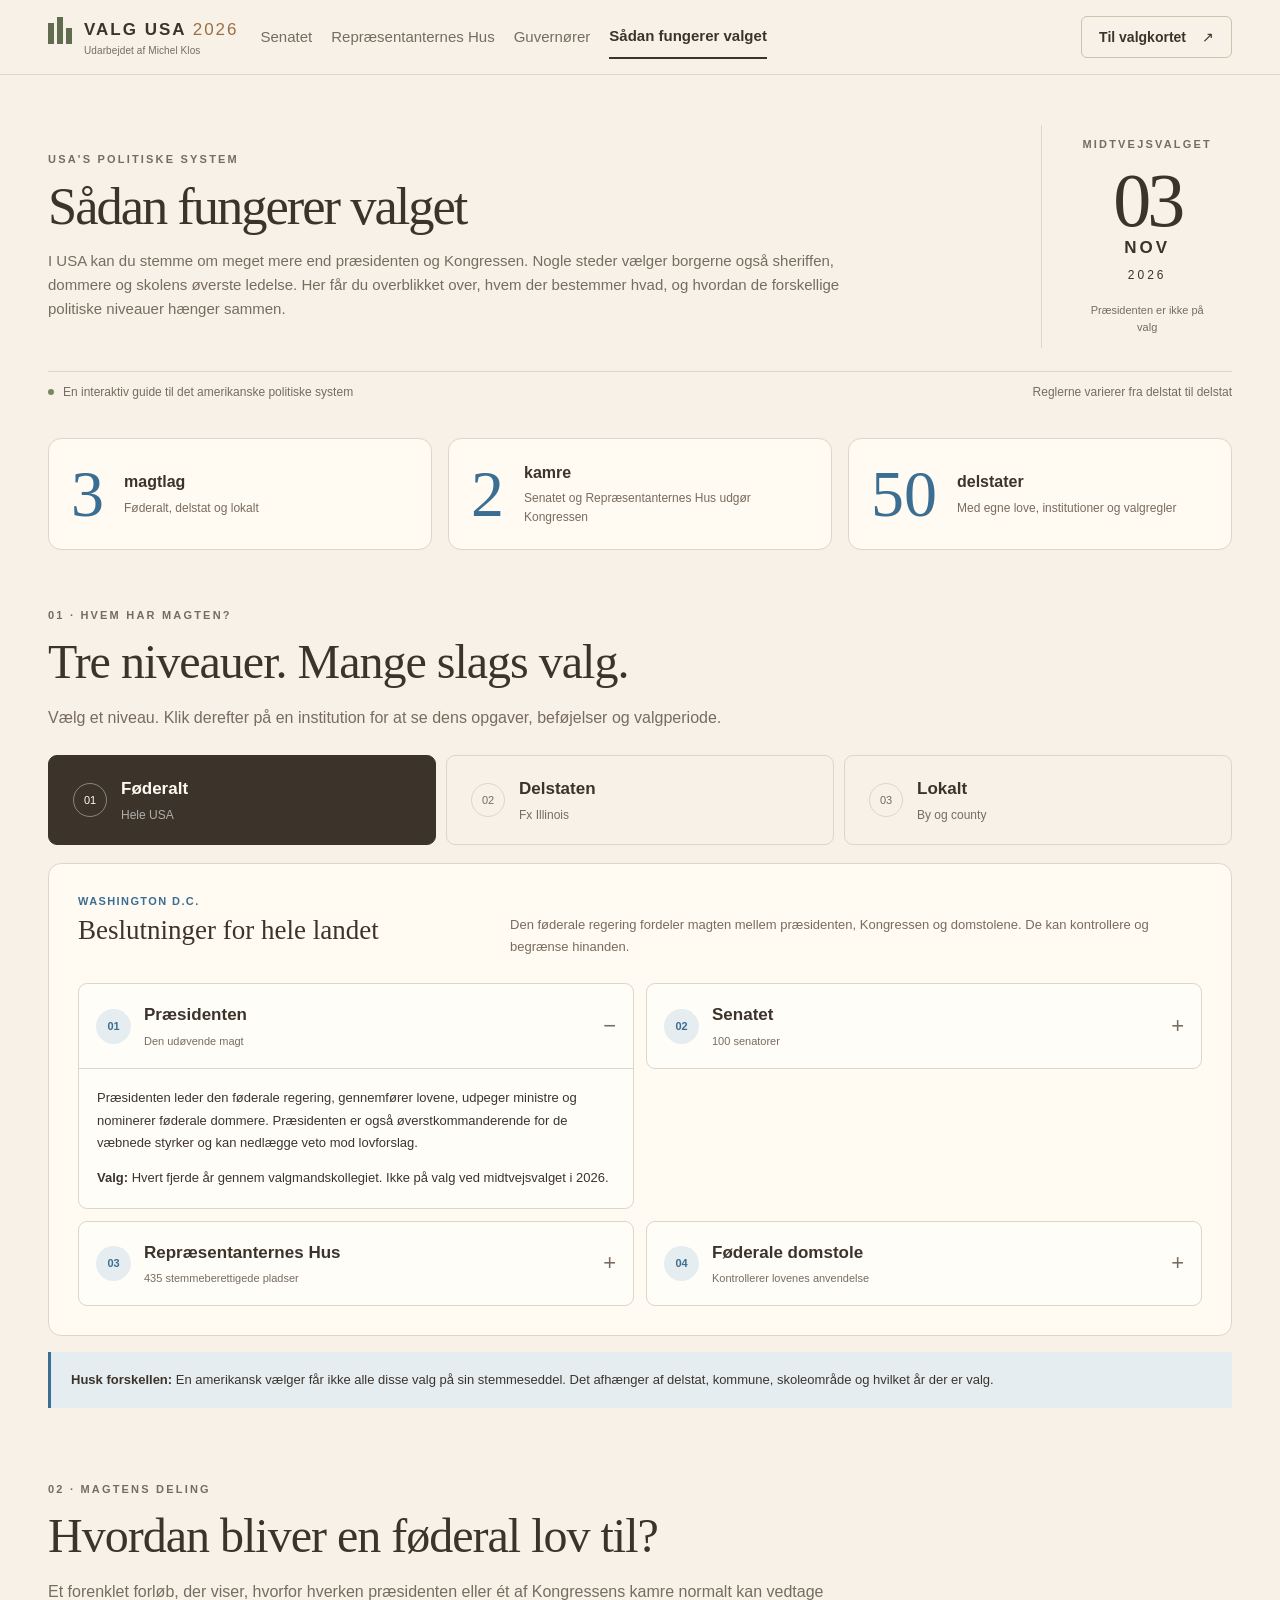
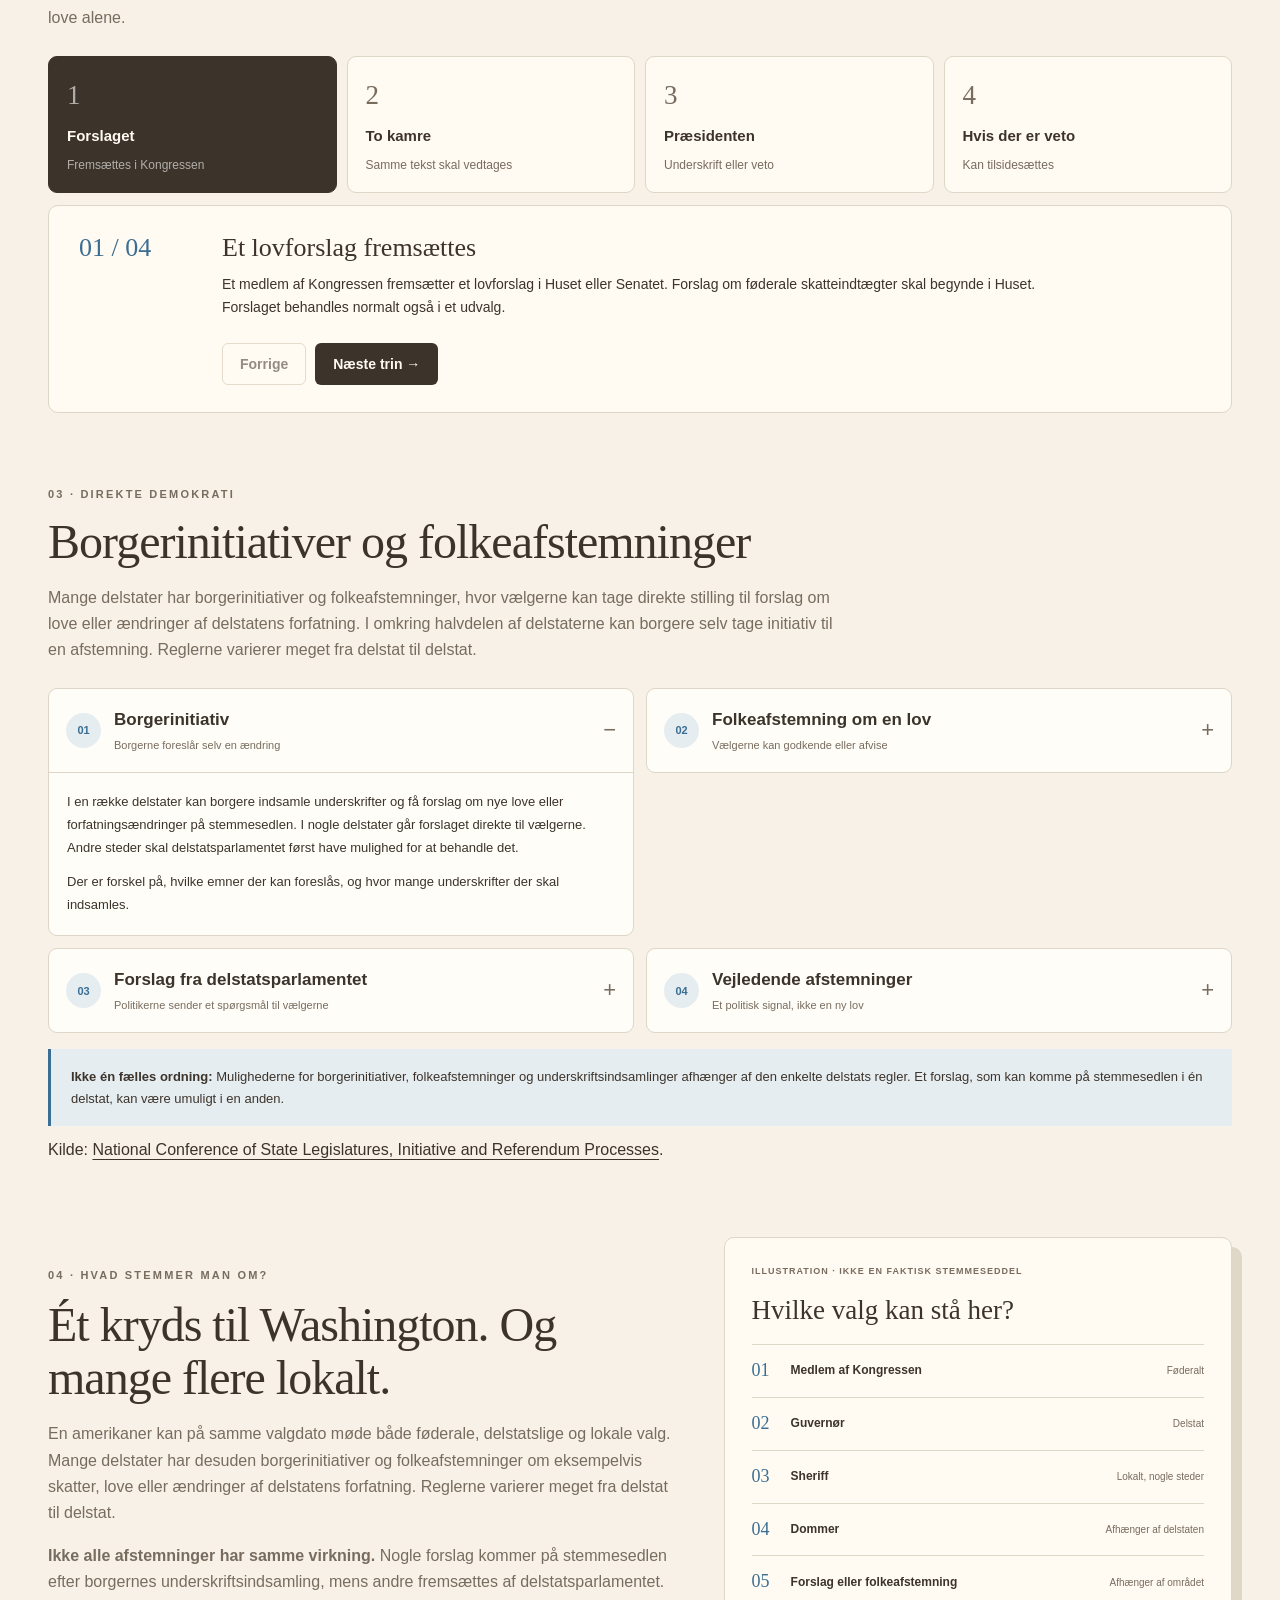
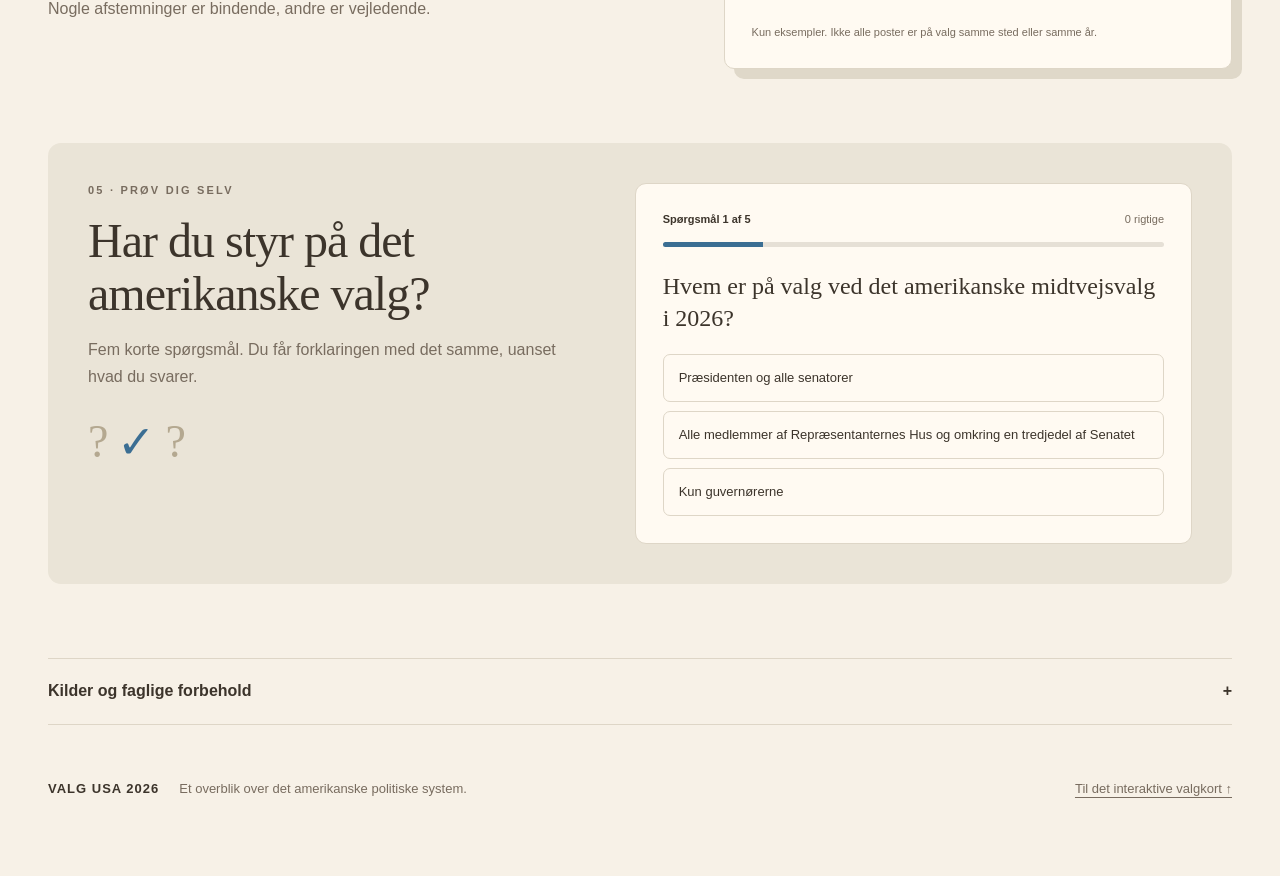
<file: saadan-fungerer-valget.html>
<!doctype html>
<html lang="da">
<head>
  <meta charset="utf-8">
  <meta name="viewport" content="width=device-width,initial-scale=1">
  <meta name="theme-color" content="#3c342b">
  <meta name="description" content="Forstå det amerikanske valg fra præsidenten og Kongressen til sheriff, dommere, skolebestyrelser og lokale folkeafstemninger. En interaktiv valgguide.">
  <title>Sådan fungerer valget | Valg USA 2026</title>
  <link rel="canonical" href="https://ai-michelklos.github.io/USAmidtvejsvalg2026/saadan-fungerer-valget.html">
  <meta property="og:type" content="website">
  <meta property="og:locale" content="da_DK">
  <meta property="og:site_name" content="Valg USA 2026">
  <meta property="og:title" content="Sådan fungerer valget | Midtvejsvalg i USA 2026">
  <meta property="og:description" content="Forstå præsidenten, Senatet, Huset, guvernører, sheriffer, dommere og borgerinitiativer. Interaktiv valgguide og quiz.">
  <meta property="og:url" content="https://ai-michelklos.github.io/USAmidtvejsvalg2026/saadan-fungerer-valget.html">
  <meta property="og:image" content="https://ai-michelklos.github.io/USAmidtvejsvalg2026/assets/social-preview-site.png?v=20261101-realmap">
  <meta property="og:image:secure_url" content="https://ai-michelklos.github.io/USAmidtvejsvalg2026/assets/social-preview-site.png?v=20261101-realmap">
  <meta property="og:image:type" content="image/png">
  <meta property="og:image:width" content="1200">
  <meta property="og:image:height" content="630">
  <meta property="og:image:alt" content="Skærmbillede af valgkortet Midtvejsvalg i USA 2026, med Senatet og USA-kortet.">
  <meta name="twitter:card" content="summary_large_image">
  <meta name="twitter:title" content="Sådan fungerer valget | Midtvejsvalg i USA 2026">
  <meta name="twitter:description" content="Forstå præsidenten, Senatet, Huset, guvernører, sheriffer, dommere og borgerinitiativer. Interaktiv valgguide og quiz.">
  <meta name="twitter:image" content="https://ai-michelklos.github.io/USAmidtvejsvalg2026/assets/social-preview-site.png?v=20261101-realmap">
  <link rel="icon" href="assets/favicon.svg" type="image/svg+xml">
  <link rel="stylesheet" href="assets/style.css">
  <link rel="stylesheet" href="assets/guide.css">
  <script defer src="assets/guide.js"></script>
</head>
<body class="guide-page">
  <a class="skip-link" href="#main">Gå til indhold</a>
  <header class="header">
    <div class="header-inner">
      <div class="brand-lockup"><a href="./?view=senate" class="brand" aria-label="Valg USA 2026, til forsiden"><span class="brand-symbol" aria-hidden="true"><i></i><i></i><i></i></span><span>VALG USA <b>2026</b></span></a><span class="brand-credit">Udarbejdet af Michel Klos</span></div>
      <nav class="nav" aria-label="Hovedmenu">
        <a class="nav-link" href="./?view=senate">Senatet</a>
        <a class="nav-link" href="./?view=house" aria-label="Repræsentanternes Hus"><span class="nav-full">Repræsentanternes Hus</span><span class="nav-short">Huset</span></a>
        <a class="nav-link" href="./?view=governors">Guvernører</a>

        <a class="nav-link active nav-education" href="saadan-fungerer-valget.html" aria-current="page"><span class="nav-full">Sådan fungerer valget</span><span class="nav-short">Valgguide</span></a>
      </nav>
      <a class="button button-outline guide-return" href="./?view=senate">Til valgkortet <span aria-hidden="true">↗</span></a>
    </div>
  </header>

  <main id="main" class="page">
    <section class="hero guide-hero" aria-labelledby="guide-title">
      <div class="guide-hero-copy">
        <p class="eyebrow">USA'S POLITISKE SYSTEM</p>
        <h1 id="guide-title">Sådan fungerer valget</h1>
        <p class="hero-copy">I USA kan du stemme om meget mere end præsidenten og Kongressen. Nogle steder vælger borgerne også sheriffen, dommere og skolens øverste ledelse. Her får du overblikket over, hvem der bestemmer hvad, og hvordan de forskellige politiske niveauer hænger sammen.</p>
      </div>
      <div class="guide-hero-stamp" aria-label="Valgdag 3. november 2026">
        <span class="eyebrow">MIDTVEJSVALGET</span><strong>03<span>NOV</span></strong>
        <span>2026</span><small>Præsidenten er ikke på valg</small>
      </div>
    </section>
    <div class="snapshot-line"><span class="status-dot" aria-hidden="true"></span><span>En interaktiv guide til det amerikanske politiske system</span><span class="snapshot-note">Reglerne varierer fra delstat til delstat</span></div>

    <section class="guide-intro-tiles" aria-label="Tre grundlæggende tal">
      <article><strong>3</strong><div><span>magtlag</span><p>Føderalt, delstat og lokalt</p></div></article>
      <article><strong>2</strong><div><span>kamre</span><p>Senatet og Repræsentanternes Hus udgør Kongressen</p></div></article>
      <article><strong>50</strong><div><span>delstater</span><p>Med egne love, institutioner og valgregler</p></div></article>
    </section>

    <section class="guide-section" id="hvem-bestemmer" aria-labelledby="levels-heading">
      <div class="guide-section-head">
        <p class="eyebrow">01 · HVEM HAR MAGTEN?</p>
        <h2 id="levels-heading">Tre niveauer. Mange slags valg.</h2>
        <p>Vælg et niveau. Klik derefter på en institution for at se dens opgaver, beføjelser og valgperiode.</p>
      </div>
      <div class="level-switch" role="group" aria-label="Vælg politisk niveau">
        <button type="button" class="level-option is-active" data-level="federal" aria-pressed="true" aria-controls="level-federal"><span>01</span><strong>Føderalt</strong><small>Hele USA</small></button>
        <button type="button" class="level-option" data-level="state" aria-pressed="false" aria-controls="level-state"><span>02</span><strong>Delstaten</strong><small>Fx Illinois</small></button>
        <button type="button" class="level-option" data-level="local" aria-pressed="false" aria-controls="level-local"><span>03</span><strong>Lokalt</strong><small>By og county</small></button>
      </div>

      <div id="level-federal" class="level-panel" data-level-panel="federal">
        <div class="level-introduction"><span class="guide-eyemark">WASHINGTON D.C.</span><h3>Beslutninger for hele landet</h3><p>Den føderale regering fordeler magten mellem præsidenten, Kongressen og domstolene. De kan kontrollere og begrænse hinanden.</p></div>
        <div class="role-grid">
          <details class="role-card" open>
            <summary><span class="role-number">01</span><span class="role-heading"><strong>Præsidenten</strong><small>Den udøvende magt</small></span><span class="role-chevron" aria-hidden="true"></span></summary>
            <div class="role-body"><p>Præsidenten leder den føderale regering, gennemfører lovene, udpeger ministre og nominerer føderale dommere. Præsidenten er også øverstkommanderende for de væbnede styrker og kan nedlægge veto mod lovforslag.</p><p><strong>Valg:</strong> Hvert fjerde år gennem valgmandskollegiet. Ikke på valg ved midtvejsvalget i 2026.</p></div>
          </details>
          <details class="role-card">
            <summary><span class="role-number">02</span><span class="role-heading"><strong>Senatet</strong><small>100 senatorer</small></span><span class="role-chevron" aria-hidden="true"></span></summary>
            <div class="role-body"><p>Senatet vedtager føderale love sammen med Repræsentanternes Hus. Det skal også godkende mange af præsidentens udnævnelser, blandt andet føderale dommere, og har en særlig rolle ved traktater og rigsretssager.</p><p><strong>Valg:</strong> To senatorer fra hver delstat. Perioden er seks år. Omkring en tredjedel er på valg hvert andet år.</p></div>
          </details>
          <details class="role-card">
            <summary><span class="role-number">03</span><span class="role-heading"><strong>Repræsentanternes Hus</strong><small>435 stemmeberettigede pladser</small></span><span class="role-chevron" aria-hidden="true"></span></summary>
            <div class="role-body"><p>Huset vedtager love sammen med Senatet. Fordelingen af pladser mellem delstaterne afhænger af indbyggertallet. Forslag om føderale skatteindtægter skal begynde her. Huset kan også rejse en rigsretssag.</p><p><strong>Valg:</strong> Alle 435 pladser er på valg hvert andet år, også i 2026.</p></div>
          </details>
          <details class="role-card">
            <summary><span class="role-number">04</span><span class="role-heading"><strong>Føderale domstole</strong><small>Kontrollerer lovenes anvendelse</small></span><span class="role-chevron" aria-hidden="true"></span></summary>
            <div class="role-body"><p>De føderale domstole fortolker lovgivningen og kan tilsidesætte regler, der strider mod forfatningen. Højesteret er øverste føderale domstol.</p><p><strong>Valg:</strong> Føderale højesterets- og distriktsdommere vælges ikke af borgerne. Præsidenten nominerer dem, og Senatet godkender dem. Mange er udnævnt på livstid.</p></div>
          </details>
        </div>
      </div>

      <div id="level-state" class="level-panel" data-level-panel="state" hidden>
        <div class="level-introduction"><span class="guide-eyemark">DELSTATERNES EGNE REGLER</span><h3>Hvert sted har sit eget politiske system</h3><p>Delstaterne har egne love, domstole, folkevalgte parlamenter og udøvende ledere. Derfor kan en stemmeseddel i Illinois se anderledes ud end i Texas.</p></div>
        <div class="role-grid">
          <details class="role-card" open>
            <summary><span class="role-number">01</span><span class="role-heading"><strong>Guvernøren</strong><small>Delstatens øverste leder</small></span><span class="role-chevron" aria-hidden="true"></span></summary>
            <div class="role-body"><p>Guvernøren leder delstatens administration, fremlægger budgetforslag og kan normalt underskrive eller nedlægge veto mod delstatens lovforslag. Beføjelserne afhænger af delstaten.</p><p><strong>Valg:</strong> Normalt hvert fjerde år. Vermont og New Hampshire har valgperioder på to år.</p></div>
          </details>
          <details class="role-card">
            <summary><span class="role-number">02</span><span class="role-heading"><strong>Delstatsparlamentet</strong><small>Lovgiver i delstaten</small></span><span class="role-chevron" aria-hidden="true"></span></summary>
            <div class="role-body"><p>Delstatens parlament vedtager regler og budgetter på områder, hvor delstaten har kompetence. De fleste delstater har to kamre, men Nebraska har kun ét.</p><p><strong>Valg:</strong> Valgperioder og valgordninger varierer. Mange delstatsparlamentarikere er også på valg i 2026.</p></div>
          </details>
          <details class="role-card">
            <summary><span class="role-number">03</span><span class="role-heading"><strong>Delstatsdommere</strong><small>Nogle vælges af vælgerne</small></span><span class="role-chevron" aria-hidden="true"></span></summary>
            <div class="role-body"><p>Mange delstater har valg til domstolene. Nogle steder stemmer borgerne mellem kandidater. Andre steder stemmer de ja eller nej til, om en siddende dommer skal fortsætte. Nogle delstater bruger udnævnelser.</p><p><strong>Valg:</strong> Dommervalg er ikke en fælles landsdækkende ordning. Metoden kan også afhænge af domstolstypen.</p></div>
          </details>
          <details class="role-card">
            <summary><span class="role-number">04</span><span class="role-heading"><strong>Andre delstatsposter</strong><small>Fx justitsminister og økonomiansvarlige</small></span><span class="role-chevron" aria-hidden="true"></span></summary>
            <div class="role-body"><p>I mange delstater vælger borgerne også en attorney general, en secretary of state eller en treasurer. De har ansvar for forskellige retslige, administrative eller økonomiske opgaver. Andre steder udpeges nogle af dem.</p><p><strong>Valg:</strong> Embederne og valgformen varierer fra delstat til delstat.</p></div>
          </details>
        </div>
      </div>

      <div id="level-local" class="level-panel" data-level-panel="local" hidden>
        <div class="level-introduction"><span class="guide-eyemark">BYER, COUNTIES OG SKOLEDISTRIKTER</span><h3>Også meget lokale poster er på stemmesedlen</h3><p>Det er på lokalt niveau, at vælgerne kan møde særligt mange forskellige typer embeder. Hvilke embeder der vælges, afhænger af bopæl og lokale regler.</p></div>
        <div class="role-grid">
          <details class="role-card" open>
            <summary><span class="role-number">01</span><span class="role-heading"><strong>Sheriffen</strong><small>Valgt politileder i mange counties</small></span><span class="role-chevron" aria-hidden="true"></span></summary>
            <div class="role-body"><p>En sheriff leder typisk et county-politi og kan have ansvar for blandt andet arresthuse, patruljering eller sikkerhed ved domstolene. De fleste sheriffer vælges af borgerne, men der er undtagelser, og nogle områder har slet ikke et sheriffembede.</p><p><strong>Valg:</strong> Ofte hvert fjerde år, men reglerne varierer.</p></div>
          </details>
          <details class="role-card">
            <summary><span class="role-number">02</span><span class="role-heading"><strong>Skolebestyrelsen</strong><small>Skolepolitik i lokalområdet</small></span><span class="role-chevron" aria-hidden="true"></span></summary>
            <div class="role-body"><p>Mange amerikanske skolebestyrelser vælges af vælgerne i et skoledistrikt. De sætter retningen for offentlige skoler og kan have indflydelse på budgetter, ledelse og lokale regler. Nogle bestyrelser udpeges i stedet.</p><p><strong>Valg:</strong> Kan foregå på andre tidspunkter end kongresvalget.</p></div>
          </details>
          <details class="role-card">
            <summary><span class="role-number">03</span><span class="role-heading"><strong>Borgmester og byråd</strong><small>Lokalpolitik</small></span><span class="role-chevron" aria-hidden="true"></span></summary>
            <div class="role-body"><p>Mange amerikanske byer holder direkte valg til borgmester, mens andre bruger en city manager eller en anderledes styreform. Vælgerne kan ofte også vælge medlemmer af byrådet.</p><p><strong>Valg:</strong> Tidspunkt, beføjelser og opdeling varierer meget.</p></div>
          </details>
          <details class="role-card">
            <summary><span class="role-number">04</span><span class="role-heading"><strong>Offentlige anklagere</strong><small>Valg af district attorney nogle steder</small></span><span class="role-chevron" aria-hidden="true"></span></summary>
            <div class="role-body"><p>I mange områder vælger borgerne den øverste lokale anklager. En district attorney tager beslutninger om blandt andet straffesagers førelse. Andre steder er stillingen udpeget.</p><p><strong>Valg:</strong> Ikke en føderal standard. Reglerne varierer mellem delstater og counties.</p></div>
          </details>
        </div>
      </div>
      <div class="guide-callout"><strong>Husk forskellen:</strong> En amerikansk vælger får ikke alle disse valg på sin stemmeseddel. Det afhænger af delstat, kommune, skoleområde og hvilket år der er valg.</div>
    </section>

    <section class="guide-section" id="lovgivning" aria-labelledby="law-heading">
      <div class="guide-section-head">
        <p class="eyebrow">02 · MAGTENS DELING</p>
        <h2 id="law-heading">Hvordan bliver en føderal lov til?</h2>
        <p>Et forenklet forløb, der viser, hvorfor hverken præsidenten eller ét af Kongressens kamre normalt kan vedtage love alene.</p>
      </div>
      <div class="law-steps" role="group" aria-label="Vælg trin i lovgivningen">
        <button class="law-step is-active" type="button" data-law-step="0" aria-pressed="true"><span>1</span><strong>Forslaget</strong><small>Fremsættes i Kongressen</small></button>
        <button class="law-step" type="button" data-law-step="1" aria-pressed="false"><span>2</span><strong>To kamre</strong><small>Samme tekst skal vedtages</small></button>
        <button class="law-step" type="button" data-law-step="2" aria-pressed="false"><span>3</span><strong>Præsidenten</strong><small>Underskrift eller veto</small></button>
        <button class="law-step" type="button" data-law-step="3" aria-pressed="false"><span>4</span><strong>Hvis der er veto</strong><small>Kan tilsidesættes</small></button>
      </div>
      <div class="law-detail" aria-live="polite">
        <div class="law-index" id="law-index">01 / 04</div>
        <div><h3 id="law-detail-title">Et lovforslag fremsættes</h3><p id="law-detail-copy">Et medlem af Kongressen fremsætter et lovforslag i Huset eller Senatet. Skatteforslag om føderale indtægter skal begynde i Huset. Forslag behandles normalt også i udvalg.</p></div>
        <div class="law-actions"><button class="button button-outline" type="button" id="law-prev" disabled>Forrige</button><button class="button button-dark" type="button" id="law-next">Næste trin →</button></div>
      </div>
    </section>

    <section class="guide-section" id="direkte-demokrati" aria-labelledby="direct-democracy-heading">
      <div class="guide-section-head">
        <p class="eyebrow">03 · DIREKTE DEMOKRATI</p>
        <h2 id="direct-democracy-heading">Borgerinitiativer og folkeafstemninger</h2>
        <p>Mange delstater har borgerinitiativer og folkeafstemninger, hvor vælgerne kan tage direkte stilling til forslag om love eller ændringer af delstatens forfatning. I omkring halvdelen af delstaterne kan borgere selv tage initiativ til en afstemning. Reglerne varierer meget fra delstat til delstat.</p>
      </div>
      <div class="role-grid">
        <details class="role-card" open>
          <summary><span class="role-number">01</span><span class="role-heading"><strong>Borgerinitiativ</strong><small>Borgerne foreslår selv en ændring</small></span><span class="role-chevron" aria-hidden="true"></span></summary>
          <div class="role-body"><p>I en række delstater kan borgere indsamle underskrifter og få forslag om nye love eller forfatningsændringer på stemmesedlen. I nogle delstater går forslaget direkte til vælgerne. Andre steder skal delstatsparlamentet først have mulighed for at behandle det.</p><p>Der er forskel på, hvilke emner der kan foreslås, og hvor mange underskrifter der skal indsamles.</p></div>
        </details>
        <details class="role-card">
          <summary><span class="role-number">02</span><span class="role-heading"><strong>Folkeafstemning om en lov</strong><small>Vælgerne kan godkende eller afvise</small></span><span class="role-chevron" aria-hidden="true"></span></summary>
          <div class="role-body"><p>I nogle delstater kan borgerne kræve en afstemning om en lov, som delstatsparlamentet allerede har vedtaget. Det kræver normalt indsamling af underskrifter inden for en bestemt frist. Denne ordning kaldes ofte <em>popular referendum</em> eller <em>people’s veto</em>.</p><p>Hvis vælgerne afviser loven efter reglerne i delstaten, kan den ikke træde i kraft eller videreføres.</p></div>
        </details>
        <details class="role-card">
          <summary><span class="role-number">03</span><span class="role-heading"><strong>Forslag fra delstatsparlamentet</strong><small>Politikerne sender et spørgsmål til vælgerne</small></span><span class="role-chevron" aria-hidden="true"></span></summary>
          <div class="role-body"><p>Delstatsparlamenter kan selv sende forslag til folkeafstemning, for eksempel ændringer af delstatsforfatningen. Denne mulighed findes i alle 50 delstater, men reglerne for hvornår og hvordan er forskellige.</p><p>Det er altså ikke nødvendigvis borgerne, der har taget initiativ til et spørgsmål på stemmesedlen.</p></div>
        </details>
        <details class="role-card">
          <summary><span class="role-number">04</span><span class="role-heading"><strong>Vejledende afstemninger</strong><small>Et politisk signal, ikke en ny lov</small></span><span class="role-chevron" aria-hidden="true"></span></summary>
          <div class="role-body"><p>Nogle vælgere får også spørgsmål, hvor resultatet alene viser, hvad vælgerne mener. Et vejledende spørgsmål ændrer ikke i sig selv lovgivningen.</p><p>Det er derfor vigtigt at skelne mellem bindende forslag og vejledende afstemninger.</p></div>
        </details>
      </div>
      <div class="guide-callout"><strong>Ikke én fælles ordning:</strong> Mulighederne for borgerinitiativer, folkeafstemninger og underskriftsindsamlinger afhænger af den enkelte delstats regler. Et forslag, som kan komme på stemmesedlen i én delstat, kan være umuligt i en anden.</div>
      <p class="note" style="margin-top:12px">Kilde: <a href="https://www.ncsl.org/elections-and-campaigns/initiative-and-referendum-processes" target="_blank" rel="noopener noreferrer">National Conference of State Legislatures, Initiative and Referendum Processes</a>.</p>
    </section>

    <section class="guide-section" id="stemmeseddel" aria-labelledby="ballot-heading">
      <div class="ballot-layout">
        <div class="ballot-main"><p class="eyebrow">04 · HVAD STEMMER MAN OM?</p><h2 id="ballot-heading">Ét kryds til Washington. Og mange flere lokalt.</h2><p>En amerikaner kan på samme valgdato møde både føderale, delstatslige og lokale valg. Mange delstater har desuden borgerinitiativer og folkeafstemninger om eksempelvis skatter, love eller ændringer af delstatens forfatning. Reglerne varierer meget fra delstat til delstat.</p>
          <p><strong>Ikke alle afstemninger har samme virkning.</strong> Nogle forslag kommer på stemmesedlen efter borgernes underskriftsindsamling, mens andre fremsættes af delstatsparlamentet. Nogle afstemninger er bindende, andre er vejledende.</p>

        </div>
        <div class="ballot-example" aria-label="Eksempel på forskellige poster på en amerikansk stemmeseddel">
          <p class="ballot-cap">ILLUSTRATION · IKKE EN FAKTISK STEMMESEDDEL</p>
          <h3>Hvilke valg kan stå her?</h3>
          <div><span>01</span><strong>Medlem af Kongressen</strong><small>Føderalt</small></div>
          <div><span>02</span><strong>Guvernør</strong><small>Delstat</small></div>
          <div><span>03</span><strong>Sheriff</strong><small>Lokalt, nogle steder</small></div>
          <div><span>04</span><strong>Dommer</strong><small>Afhænger af delstaten</small></div>
          <div><span>05</span><strong>Forslag eller folkeafstemning</strong><small>Afhænger af området</small></div>
          <p class="ballot-disclaimer">Kun eksempler. Ikke alle poster er på valg samme sted eller samme år.</p>
        </div>
      </div>
    </section>

    <section class="guide-section guide-quiz-section" id="quiz" aria-labelledby="quiz-heading">
      <div class="quiz-layout">
        <div class="quiz-intro"><p class="eyebrow">05 · PRØV DIG SELV</p><h2 id="quiz-heading">Har du styr på det amerikanske valg?</h2><p>Fem korte spørgsmål. Du får forklaringen med det samme, uanset hvad du svarer.</p><div class="quiz-decoration" aria-hidden="true"><span>?</span><span>✓</span><span>?</span></div></div>
        <div class="quiz-card">
          <div class="quiz-progress"><strong id="quiz-progress">Spørgsmål 1 af 5</strong><span id="quiz-score">0 rigtige</span></div>
          <div class="quiz-track" aria-hidden="true"><span id="quiz-bar"></span></div>
          <h3 id="quiz-question">Indlæser quiz...</h3>
          <div id="quiz-choices" class="quiz-choices" role="group" aria-label="Svarmuligheder"></div>
          <div id="quiz-feedback" class="quiz-feedback" role="status" aria-live="polite" hidden></div>
          <button id="quiz-next" class="button button-dark quiz-next" type="button" hidden>Næste spørgsmål →</button>
          <button id="quiz-restart" class="button button-outline quiz-next" type="button" hidden>Prøv igen ↻</button>
        </div>
      </div>
    </section>

    <section class="guide-sources" aria-label="Kilder og afgrænsning">
      <details><summary>Kilder og faglige forbehold <span aria-hidden="true">+</span></summary>
        <div class="guide-sources-content">
          <p>Guiden beskriver typiske principper i det amerikanske system, ikke reglerne for hvert enkelt county eller hver delstat. Eksempler på sheriff-, dommer- og skolebestyrelsesvalg gælder ikke nødvendigvis alle vælgere. Oplysninger kontrolleret 1. november 2026.</p>
          <ul>
            <li><a href="https://www.usa.gov/branches-of-government" target="_blank" rel="noopener noreferrer">USAGov: De tre føderale magtgrene</a></li>
            <li><a href="https://www.usa.gov/midterm-elections" target="_blank" rel="noopener noreferrer">USAGov: Midtvejsvalg og valgperioder i Kongressen</a></li>
            <li><a href="https://www.usa.gov/presidential-election-process" target="_blank" rel="noopener noreferrer">USAGov: Præsidentvalg og valgmandskollegiet</a></li>
            <li><a href="https://www.usa.gov/how-laws-are-made" target="_blank" rel="noopener noreferrer">USAGov: Sådan bliver føderale love til</a></li>
            <li><a href="https://www.senate.gov/about/powers-procedures.htm" target="_blank" rel="noopener noreferrer">U.S. Senate: Senatets særlige beføjelser</a></li>
            <li><a href="https://www.nga.org/governors/powers-and-authority/" target="_blank" rel="noopener noreferrer">National Governors Association: Guvernørernes beføjelser</a></li>
            <li><a href="https://www.uscourts.gov/about-federal-courts/about-federal-judges/types-federal-judges/faqs-federal-judges" target="_blank" rel="noopener noreferrer">U.S. Courts: Udnævnelse af føderale dommere</a></li>
            <li><a href="https://www.brennancenter.org/our-work/research-reports/how-state-judges-are-selected" target="_blank" rel="noopener noreferrer">Brennan Center: Dommervalg og udnævnelser i delstaterne</a></li>
            <li><a href="https://bjs.ojp.gov/topics/law-enforcement/agency-characteristics" target="_blank" rel="noopener noreferrer">Bureau of Justice Statistics: Sheriffer og politichefer</a></li>
            <li><a href="https://www.nsba.org/who-we-are/our-members/local-governance" target="_blank" rel="noopener noreferrer">National School Boards Association: Lokale skolebestyrelser</a></li>
            <li><a href="https://www.ncsl.org/elections-and-campaigns/initiative-and-referendum-processes" target="_blank" rel="noopener noreferrer">NCSL: Borgerinitiativer og folkeafstemninger i delstaterne</a></li>
          </ul>
          <p>Undervisningsteksten er uafhængig af partiernes synspunkter. Spørgsmål i quizzen handler kun om institutioner og valgregler.</p>
        </div>
      </details>
    </section>
    <footer class="guide-footer"><span>VALG USA 2026</span><p>Et overblik over det amerikanske politiske system.</p><a href="./?view=senate">Til det interaktive valgkort ↑</a></footer>
  </main>
  <noscript><p class="noscript">Aktivér JavaScript for at skifte politisk niveau og tage quizzen. De føderale forklaringer kan stadig læses ovenfor.</p></noscript>
</body>
</html>
</file>
<file: assets/style.css>
:root{--paper:#f6f4ee;--white:#fffefa;--ink:#172b3a;--muted:#627077;--line:#dcded6;--blue:#306ba7;--blue-soft:#e6eff8;--red:#bd5748;--red-soft:#f8e8e3;--other:#8a7042;--other-soft:#ede6d7;--blank:#e0e2dc;--unknown:#bcc5c9;--radius:13px;font-family:Arial,Helvetica,sans-serif;color:var(--ink);background:var(--paper);font-synthesis:none}
*{box-sizing:border-box}html{scroll-behavior:smooth;scroll-padding-top:30px}body{margin:0;font-size:16px;line-height:1.55}button,input,select{font:inherit}button,a,input,select,summary{-webkit-tap-highlight-color:transparent}button{cursor:pointer}a{color:inherit;text-decoration-thickness:1px;text-underline-offset:4px}button:focus-visible,a:focus-visible,select:focus-visible,input:focus-visible,summary:focus-visible,.state-shape:focus-visible{outline:3px solid #2076b2;outline-offset:4px}button:disabled{cursor:default;opacity:.55}[hidden]{display:none!important}h1,h2,h3,p{margin:0}h1,h2,h3{line-height:1.2}h2{font-size:26px;letter-spacing:-.7px}h3{font-size:18px}button{color:var(--ink)}.page{max-width:1380px;margin:auto;padding:0 48px}.header{border-bottom:1px solid var(--line);background:var(--paper)}.header-inner{max-width:1380px;margin:auto;padding:22px 48px;display:flex;gap:40px;align-items:center}.brand{display:flex;align-items:center;gap:12px;text-decoration:none;font-size:17px;font-weight:700;letter-spacing:2px;white-space:nowrap}.brand b{font-weight:400;color:var(--muted)}.brand-symbol{display:flex;align-items:flex-end;gap:3px;height:27px}.brand-symbol i{display:block;background:var(--ink);width:6px;height:21px}.brand-symbol i:nth-child(2){height:27px}.brand-symbol i:nth-child(3){height:16px}.nav{display:flex;gap:26px;flex:1}.nav-link{font-size:15px;background:none;border:0;padding:8px 0;color:var(--muted)}.nav-link.active{color:var(--ink);font-weight:700}.nav-link.active:after{content:'';display:block;height:2px;background:var(--ink);position:relative;top:9px}.nav-link span{font-size:16px;margin-left:2px}.button{min-height:42px;padding:10px 17px;border-radius:6px;border:1px solid transparent;text-decoration:none;display:inline-flex;gap:16px;justify-content:center;align-items:center;font-size:14px;font-weight:600;line-height:1.35;background:transparent}.button-outline{border-color:#c9cec9;background:transparent}.button-outline:hover{border-color:var(--ink);background:#eeeFE9}.button-dark{background:var(--ink);color:var(--white)}.button-dark:hover{background:#294455}.button-plain{padding:10px 7px}.button-plain:hover{text-decoration:underline}.share-button{font-weight:500}.hero{display:flex;align-items:center;justify-content:space-between;gap:32px;padding:50px 0 32px}.eyebrow{font-size:11px;letter-spacing:2.2px;font-weight:700;color:var(--muted);line-height:1.4}.hero .eyebrow{margin-bottom:14px}.hero h1{font-family:Georgia,'Times New Roman',serif;font-size:clamp(44px,5.2vw,70px);font-weight:400;letter-spacing:-2.8px;line-height:1.04}.hero-copy{margin-top:20px;color:var(--muted);font-size:17px;line-height:1.6}.election-date{align-self:center;text-align:center;padding:12px 26px 9px 45px;border-left:1px solid var(--line);flex-shrink:0}.date-day{font-family:Georgia,'Times New Roman',serif;font-size:70px;line-height:.9;display:block;letter-spacing:-3px}.date-day span{font-family:Arial,Helvetica,sans-serif;display:block;font-size:20px;letter-spacing:6px;margin-top:14px;padding-left:6px}.date-year{font-size:11px;letter-spacing:2px;color:var(--muted);display:block;margin-top:18px}.snapshot-line{display:flex;align-items:center;gap:9px;border-top:1px solid var(--line);padding:14px 0;color:var(--muted);font-size:12px}.status-dot{width:6px;height:6px;flex-shrink:0;border-radius:50%;background:#6e877a}.snapshot-note{margin-left:auto;padding-left:16px}.workspace-toolbar{display:flex;justify-content:space-between;align-items:center;gap:14px;margin:21px 0 18px}.mode-control{background:#e9eae4;border-radius:7px;padding:4px;display:flex;gap:3px}.mode-button{border:0;border-radius:4px;padding:10px 22px;background:transparent;font-size:14px;color:var(--muted)}.mode-button.active{background:var(--white);color:var(--ink);box-shadow:0 1px 4px #172b3a12;font-weight:600}.mode-button span{margin-left:6px}.toolbar-caption{font-size:13px;color:var(--muted)}.balance{border:1px solid var(--line);border-radius:var(--radius);background:var(--white);padding:23px 28px 20px}.balance-top{display:flex;justify-content:space-between;align-items:center;gap:12px}.balance-top h2{font-size:16px;letter-spacing:0;font-weight:600}.small-tag{font-size:10px;letter-spacing:1.3px;color:var(--muted)}.balance-values{display:flex;justify-content:space-between;align-items:flex-end;gap:12px;margin:18px 0 10px}.balance-party{display:flex;align-items:flex-end;gap:17px}.balance-party strong{font-size:43px;font-weight:500;line-height:1;letter-spacing:-2px;font-variant-numeric:tabular-nums}.balance-party .party-name{order:2;font-size:13px;max-width:175px;padding-bottom:4px}.balance-party:not(.balance-republican) strong{color:var(--blue)}.balance-republican{text-align:right}.balance-republican strong{color:var(--red);order:2}.balance-republican .party-name{order:1}.dot{width:9px;height:9px;display:inline-block;border-radius:50%;margin-right:5px;flex-shrink:0}.dot.d{background:var(--blue)}.dot.r{background:var(--red)}.dot.o{background:var(--other)}.dot.u{background:var(--unknown)}.dot.n{background:var(--blank);box-shadow:inset 0 0 0 1px #c4cbc4}.balance-middle{text-align:center;line-height:1.25;color:var(--muted);font-size:11px}.balance-middle strong{display:block;font-size:20px;color:var(--ink);font-variant-numeric:tabular-nums;font-weight:500}.seat-bar-wrap{position:relative;margin:18px 0 13px}.seat-bar{height:17px;display:flex;gap:2px}.seat{height:100%;flex:1;min-width:0}.seat.d{background:var(--blue)}.seat.r{background:var(--red)}.seat.o{background:var(--other)}.seat.u{background:var(--unknown)}.seat-midline{position:absolute;height:25px;width:2px;left:50%;top:-4px;background:var(--ink);pointer-events:none}.balance-foot{display:flex;justify-content:space-between;align-items:center;gap:12px;font-size:12px;color:var(--muted)}.text-button{border:0;background:transparent;text-decoration:underline;text-underline-offset:3px;padding:3px 0;font-size:12px;white-space:nowrap}.explanation{margin-top:15px;padding-top:15px;border-top:1px solid var(--line);font-size:14px;line-height:1.7;max-width:850px}.scenario-status{padding-top:15px;margin-top:15px;border-top:1px solid var(--line);font-size:14px}.scenario-status strong{font-weight:600}.map-layout{display:grid;grid-template-columns:minmax(0,1fr) 330px;gap:30px;margin-top:30px;align-items:start}.map-panel{min-width:0;padding:8px 0}.map-top{display:flex;justify-content:space-between;align-items:center;gap:12px}.map-top .eyebrow{margin-bottom:8px}.map-description{font-size:13px;color:var(--muted);margin-top:9px}.map-stage{position:relative;width:100%;margin:9px 0 4px}.map-stage svg{width:100%;height:auto;display:block;overflow:visible;min-height:230px}.state-shape{stroke:var(--paper);stroke-width:1.25;vector-effect:non-scaling-stroke;cursor:pointer;transition:fill .15s}.state-shape:hover{stroke:var(--ink);stroke-width:1.5;filter:brightness(.95)}.state-shape.selected{stroke:var(--ink);stroke-width:2.5}.map-label{font-family:Arial,Helvetica,sans-serif;font-size:11px;font-weight:600;pointer-events:none;text-anchor:middle;dominant-baseline:central;paint-order:stroke;stroke-width:2px;stroke:transparent}.map-label.selected{font-weight:700}.map-callout{stroke:#9ba8aa;stroke-width:.8;fill:none}.map-tooltip{position:absolute;background:var(--ink);color:var(--white);padding:9px 12px;border-radius:5px;z-index:4;pointer-events:none;font-size:12px;box-shadow:0 4px 18px #172b3a20;max-width:240px}.map-legend{display:flex;flex-wrap:wrap;gap:8px 18px;font-size:11px;color:var(--muted);margin:6px 0 18px;min-height:19px}.map-legend span{display:inline-flex;align-items:center}.map-bottom{border-top:1px solid var(--line);padding-top:15px;display:flex;align-items:center;gap:12px;font-size:12px}.map-bottom label{flex-shrink:0;font-weight:600}select{font-size:13px;padding:9px 32px 9px 10px;border:1px solid #c7cec9;border-radius:5px;min-height:39px;background:var(--white);color:var(--ink);max-width:100%}.map-note{margin-left:auto;font-size:10px;color:var(--muted);max-width:140px}.state-detail{border:1px solid var(--line);border-radius:var(--radius);padding:25px;background:var(--white);min-height:420px;scroll-margin-top:20px}.state-detail-header{display:flex;justify-content:space-between;gap:12px;align-items:flex-start;margin-bottom:18px}.state-detail h2{font-family:Georgia,'Times New Roman',serif;font-weight:400;font-size:32px;letter-spacing:-1px}.state-code{background:#eff0e9;font-size:12px;font-weight:600;letter-spacing:1px;line-height:36px;text-align:center;min-width:36px;border-radius:5px}.state-type{font-size:11px;color:var(--muted);margin-top:5px}.incumbent{font-size:12px;color:var(--muted);border-bottom:1px solid var(--line);padding-bottom:18px;margin-bottom:18px;line-height:1.7}.incumbent strong{color:var(--ink);font-weight:500}.candidate-heading{font-size:11px;text-transform:uppercase;letter-spacing:1.5px;font-weight:600;margin-bottom:12px}.candidate-list{display:flex;flex-direction:column;gap:0}.candidate-row{border-bottom:1px solid #eceee6;padding:12px 0;display:flex;gap:11px;align-items:center}.candidate-row:first-child{padding-top:2px}.candidate-row:last-child{border-bottom:0}.candidate-symbol{width:30px;height:30px;line-height:30px;text-align:center;font-size:11px;font-weight:700;border-radius:50%;flex-shrink:0}.candidate-symbol.d{background:var(--blue-soft);color:var(--blue)}.candidate-symbol.r{background:var(--red-soft);color:#a54436}.candidate-symbol.o{background:var(--other-soft);color:#725b32}.candidate-name{font-size:14px;font-weight:600;line-height:1.4;overflow-wrap:anywhere}.candidate-party{color:var(--muted);font-size:11px;margin-top:2px}.candidate-choice{width:100%;background:transparent;text-align:left;border:1px solid var(--line);border-radius:7px;padding:11px;margin:5px 0;display:flex;align-items:center;gap:9px}.candidate-choice:hover{background:#f4f4ef;border-color:#aab8b9}.candidate-choice.chosen{background:#f0f4f0;border-color:var(--ink)}.candidate-choice .choice-circle{margin-left:auto;border:1px solid #bac4c4;border-radius:50%;width:17px;height:17px;flex-shrink:0}.candidate-choice.chosen .choice-circle{background:var(--ink);box-shadow:inset 0 0 0 3px var(--white);border-color:var(--ink)}.candidate-choice.unassigned{font-size:12px;padding:9px 11px;min-height:39px;color:var(--muted)}.candidate-scope{font-size:10px;line-height:1.55;color:var(--muted);margin-top:13px}.state-action{width:100%;margin-top:18px}.state-source-links{margin-top:14px;font-size:10px;color:var(--muted);display:flex;flex-direction:column;gap:6px}.no-election{font-size:15px;line-height:1.7;margin-top:20px;color:var(--muted)}.state-chicago-link{display:block;margin-top:15px;font-size:12px;width:100%;text-align:center}.scenario-label{display:inline-block;font-size:10px;letter-spacing:1px;font-weight:600;padding:4px 7px;background:#eee9dc;color:#7b602b;border-radius:3px;margin-bottom:12px}.scenario-actions{display:flex;justify-content:space-between;align-items:center;gap:16px;padding:19px 0;border-bottom:1px solid var(--line)}.scenario-actions p{font-size:13px;color:var(--muted)}.scenario-actions div{display:flex;gap:10px;flex-wrap:wrap}.explainer-row{display:grid;grid-template-columns:repeat(3,minmax(0,1fr));gap:32px;padding:35px 0;margin-top:30px;border-top:1px solid var(--line)}.explainer-row article{display:flex;gap:16px}.explainer-number{font-size:11px;color:#8b9598;letter-spacing:1px;padding-top:4px}.explainer-row h3{font-size:15px;margin-bottom:8px}.explainer-row p{font-size:12px;line-height:1.7;color:var(--muted)}.sources-section{margin-top:15px;border-top:1px solid var(--line);border-bottom:1px solid var(--line)}.sources-section summary{cursor:pointer;list-style:none;display:flex;justify-content:space-between;padding:22px 0;font-size:13px;font-weight:600}.sources-section summary::-webkit-details-marker{display:none}.sources-section[open] summary span{transform:rotate(45deg)}.sources-content{display:grid;grid-template-columns:1fr 1fr;gap:55px;padding:8px 0 28px;font-size:13px;color:var(--muted)}.sources-content h3{font-size:14px;color:var(--ink);margin-bottom:10px}.sources-content p{margin-bottom:19px;line-height:1.75}.source-list{padding-left:18px;margin:0 0 24px;display:flex;flex-direction:column;gap:8px;overflow-wrap:anywhere}.source-small{font-size:12px}footer{display:flex;gap:20px;align-items:center;color:var(--muted);padding:24px 0 32px;font-size:11px}footer>span{font-weight:700;letter-spacing:1.5px;color:var(--ink)}footer a{margin-left:auto;white-space:nowrap}.chicago-intro{display:flex;gap:35px;align-items:center;justify-content:space-between;margin:28px 0}.chicago-intro h2{font-family:Georgia,'Times New Roman',serif;font-weight:400;font-size:34px;margin:10px 0}.chicago-intro p:not(.eyebrow){color:var(--muted);font-size:15px;max-width:660px}.chicago-intro a{flex-shrink:0}.chicago-statewide{display:grid;grid-template-columns:1fr 1fr;gap:24px;margin:26px 0 45px}.chicago-race{border:1px solid var(--line);background:var(--white);border-radius:var(--radius);padding:26px}.chicago-race h3{font-size:20px;margin-bottom:12px}.chicago-race>p{font-size:13px;color:var(--muted);line-height:1.7}.chicago-race .candidate-list{margin-top:17px}.chicago-race .candidate-row{padding:13px 0}.chicago-race .candidate-name{font-size:15px}.chicago-race .candidate-party{font-size:12px}.chicago-race .candidate-scope{font-size:11px}.chicago-race .state-source-links{font-size:11px}.local-section{margin:40px 0}.section-heading .eyebrow{margin-bottom:10px}.section-heading h2{font-family:Georgia,'Times New Roman',serif;font-size:34px;font-weight:400}.section-heading>p:not(.eyebrow){font-size:14px;color:var(--muted);max-width:760px;margin-top:12px}.office-grid{display:grid;grid-template-columns:repeat(3,minmax(0,1fr));gap:24px 35px;margin-top:25px}.office-item{border-top:1px solid var(--line);padding-top:18px}.office-item h3{font-size:16px;margin-bottom:8px}.office-item p{font-size:13px;line-height:1.75;color:var(--muted)}.office-item .address-note{font-size:10px;letter-spacing:1px;text-transform:uppercase;margin-top:9px}.referendums-section{margin:48px 0 35px}.referendum-list{display:grid;grid-template-columns:1fr 1fr;gap:0 35px;margin-top:25px}.referendum{padding:20px 0;border-top:1px solid var(--line);display:flex;gap:16px;align-items:flex-start}.referendum-number{font-size:12px;color:var(--muted);padding-top:3px}.referendum h3{font-size:16px;margin-bottom:9px}.referendum p{font-size:13px;color:var(--muted);line-height:1.7}.referendum .jurisdiction{font-size:10px;letter-spacing:1px;text-transform:uppercase;margin-bottom:7px}.referendum a{font-size:11px;color:var(--muted);display:inline-block;margin-top:9px}.chicago-back{margin:24px 0 45px}.toast{position:fixed;bottom:25px;left:50%;transform:translateX(-50%);background:var(--ink);color:var(--white);padding:13px 22px;border-radius:8px;z-index:30;font-size:14px;box-shadow:0 5px 30px #172b3a28;max-width:90vw}.skip-link{position:fixed;top:-100px;left:20px;z-index:50;background:var(--ink);color:white;padding:15px}.skip-link:focus{top:8px}dialog{border:1px solid var(--line);border-radius:15px;max-width:540px;width:calc(100% - 32px);padding:28px;background:var(--paper);color:var(--ink);box-shadow:0 15px 90px #172b3a35}dialog::backdrop{background:#172b3a70}.dialog-top{display:flex;align-items:center;justify-content:space-between;gap:20px}.dialog-top h2{font-size:25px}dialog p{font-size:14px;line-height:1.7;color:var(--muted);margin:16px 0}dialog label{display:block;font-size:12px;margin-bottom:6px}dialog input{width:100%;padding:12px;border:1px solid #bec9c5;border-radius:5px;color:var(--ink);background:var(--white);font-size:13px}dialog>.button{margin-top:16px}.noscript{padding:30px;text-align:center}.sr-only{position:absolute;left:-10000px;top:auto;width:1px;height:1px;overflow:hidden}
@media(min-width:1450px){.page,.header-inner{max-width:1420px}.map-layout{grid-template-columns:minmax(0,1fr) 350px}.hero h1{font-size:74px}.map-stage{margin-top:15px}}
@media(max-width:1050px){.page{padding:0 30px}.header-inner{padding:18px 30px;gap:30px}.map-layout{grid-template-columns:minmax(0,1fr) 290px;gap:24px}.state-detail{padding:20px}.map-top h2{font-size:24px}.chicago-shortcut{font-size:12px;padding:8px 11px;gap:7px}.map-note{display:none}.balance-party .party-name{font-size:12px;max-width:155px}.explainer-row{gap:23px}.explainer-row article{gap:12px}.hero{padding-top:40px}.office-grid{grid-template-columns:1fr 1fr}}
@media(max-width:780px){.page{padding:0 22px}.header-inner{padding:17px 22px;gap:22px}.brand{font-size:15px;letter-spacing:1px;gap:9px}.nav{gap:18px}.nav-link{font-size:13px}.share-button{font-size:12px;padding:9px 10px;gap:7px}.hero{padding:35px 0 25px;gap:20px}.hero h1{font-size:51px;letter-spacing:-2px}.hero-copy{font-size:15px}.election-date{padding:8px 5px 8px 25px}.date-day{font-size:57px}.date-day span{font-size:17px}.date-year{font-size:10px}.map-layout{grid-template-columns:1fr;gap:24px;margin-top:25px}.state-detail{min-height:0;display:block;padding:23px}.state-detail .candidate-list{max-width:none}.state-detail .candidate-choice{min-height:50px}.state-detail .candidate-scope{font-size:11px}.state-detail .state-source-links{font-size:11px}.state-detail .candidate-name{font-size:16px}.state-detail .candidate-party{font-size:12px}.state-action{max-width:300px}.state-chicago-link{width:auto;text-align:left}.map-stage svg{min-height:0}.map-bottom{justify-content:flex-start}.map-note{display:block;max-width:155px}.balance{padding:21px}.explainer-row{gap:23px}.explainer-row article{display:block}.explainer-number{display:block;margin-bottom:9px}.balance-party{gap:11px}.balance-party .party-name{font-size:11px;max-width:130px}.balance-party strong{font-size:38px}.sources-content{gap:25px}.chicago-intro{align-items:flex-start;flex-direction:column;gap:20px}.chicago-statewide{gap:18px}.chicago-race{padding:21px}.chicago-race h3{font-size:19px}}
@media(max-width:520px){.page{padding:0 17px}.header-inner{padding:16px 17px;gap:16px;flex-wrap:wrap}.brand{font-size:14px}.brand-symbol{height:22px}.brand-symbol i{width:5px;height:16px}.brand-symbol i:nth-child(2){height:22px}.brand-symbol i:nth-child(3){height:12px}.nav{order:3;flex-basis:100%;gap:27px;padding-top:3px}.nav-link{min-height:36px;padding:3px 0}.nav-link.active:after{top:6px}.share-button{margin-left:auto;min-height:36px;padding:8px 10px}.hero{padding:29px 0 22px}.hero h1{font-size:42px;letter-spacing:-1.9px}.hero .eyebrow{font-size:9px;letter-spacing:1.6px;margin-bottom:12px}.hero-copy{font-size:14px;margin-top:16px;max-width:310px}.desktop-break{display:none}.election-date{display:none}.snapshot-line{flex-wrap:wrap;font-size:10px;padding:11px 0;gap:7px}.snapshot-note{margin-left:13px;padding:0;flex-basis:90%;font-size:10px}.workspace-toolbar{margin:16px 0 15px;align-items:flex-start;flex-direction:column;gap:10px}.mode-control{width:100%;justify-content:stretch}.mode-button{flex:1;font-size:13px;min-height:42px;padding:10px}.toolbar-caption{font-size:11px}.balance{padding:18px 16px}.balance-top h2{font-size:14px}.small-tag{font-size:8px;letter-spacing:.6px}.balance-values{align-items:stretch;margin-top:20px}.balance-party{display:flex;flex-direction:column;align-items:flex-start;gap:5px;flex:1;justify-content:flex-end}.balance-party strong{order:1!important;font-size:36px;letter-spacing:-1px}.balance-party .party-name{order:2!important;max-width:125px;font-size:10px;line-height:1.45;min-height:30px;padding:0}.balance-republican{align-items:flex-end}.balance-middle{align-self:flex-start;padding-top:8px;font-size:9px;min-width:55px}.balance-middle strong{font-size:19px}.seat-bar{gap:1px;height:14px}.seat-midline{height:22px}.balance-foot{font-size:10px;align-items:flex-start}.balance-foot>span{max-width:66%}.text-button{font-size:10px;white-space:normal;text-align:right}.scenario-status{font-size:12px}.explanation{font-size:12px}.map-top h2{font-size:25px}.map-top .eyebrow{font-size:9px;letter-spacing:1.6px}.chicago-shortcut{font-size:11px;padding:9px 11px;min-height:40px}.map-description{font-size:11px;max-width:90%}.map-label{font-size:10px}.map-legend{font-size:10px;gap:8px 12px;margin-top:11px}.dot{width:8px;height:8px;margin-right:4px}.map-bottom{gap:9px;font-size:11px;flex-wrap:wrap}.map-bottom select{flex:1;min-width:140px;font-size:14px;min-height:44px}.map-note{margin-left:0;max-width:none;flex-basis:100%;font-size:10px}.state-detail{padding:21px}.state-detail h2{font-size:32px}.candidate-choice{min-height:52px}.state-detail .candidate-name{font-size:15px}.scenario-actions{flex-direction:column;align-items:flex-start;gap:12px}.scenario-actions p{font-size:12px}.scenario-actions .button{font-size:12px}.explainer-row{grid-template-columns:1fr;gap:22px;margin-top:26px;padding-top:24px}.explainer-row article{display:flex;gap:15px}.explainer-row p{font-size:13px}.explainer-number{padding-top:3px}.sources-section summary{font-size:12px}.sources-content{grid-template-columns:1fr;gap:8px;font-size:12px}footer{align-items:flex-start;flex-wrap:wrap;gap:10px;font-size:10px}footer>p{order:3;flex-basis:100%}.chicago-intro h2{font-size:30px}.chicago-intro .eyebrow{font-size:9px;letter-spacing:1.5px}.chicago-intro p:not(.eyebrow){font-size:14px}.chicago-statewide{grid-template-columns:1fr}.office-grid{grid-template-columns:1fr;gap:20px}.section-heading h2{font-size:29px}.section-heading .eyebrow{font-size:9px;letter-spacing:1.5px}.referendum-list{grid-template-columns:1fr}.referendum{gap:14px}.referendum h3{font-size:16px}.referendum p{font-size:13px}.chicago-race .candidate-name{font-size:15px}.toast{bottom:15px;width:calc(100% - 35px);text-align:center;font-size:13px}.map-tooltip{font-size:11px;max-width:180px}}
@media(prefers-reduced-motion:reduce){html{scroll-behavior:auto}*{transition:none!important}}

/* Keep the map central on the opening screen. */
@media(min-width:781px){.header-inner{padding-top:16px;padding-bottom:16px}.hero{padding:28px 0 23px;gap:26px}.hero h1{font-size:clamp(41px,4.1vw,56px);letter-spacing:-2px;line-height:1.12}.hero-copy{margin-top:13px;font-size:15px}.hero .eyebrow{margin-bottom:10px}.election-date{padding-left:30px}.date-day{font-size:49px}.date-day span{font-size:15px;letter-spacing:4px;margin-top:10px}.date-year{font-size:9px;margin-top:12px}.snapshot-line{padding:11px 0}.workspace-toolbar{margin:15px 0}.balance{padding:19px 25px 16px}.balance-values{margin-top:14px}.balance-party strong{font-size:36px}.map-layout{margin-top:24px}}

/* Autumn palette and the three election maps. */
:root{--paper:#f7f1e7;--white:#fffaf2;--ink:#3c342b;--muted:#786c5f;--line:#ded6c7;--blue:#3b6e93;--blue-soft:#e6edf1;--red:#b45d43;--red-soft:#f4e4da;--other:#88713f;--other-soft:#eee5d1;--blank:#e5dfd3;--unknown:#c3c6b8}
.header{background:var(--paper)}.brand-symbol i{background:#626d50}.brand b{color:#9b6f42}.button-outline{border-color:#cfc2ad}.button-outline:hover{background:#eee6d8;border-color:#8a785f}.button-dark:hover{background:#61503d}.mode-control{background:#eae2d4}.status-dot{background:#7d865f}.nav-full{display:inline}.nav-short{display:none}.nav-link span{font-size:inherit;margin-left:0}.state-code{background:#eee5d7}.candidate-row{border-color:#eee4d7}.candidate-choice:hover{background:#f3ecdf;border-color:#b5a58b}.candidate-choice.chosen{background:#efecde}.candidate-symbol.r{color:#a34d37}.candidate-symbol.o{color:#796130}.candidate-choice .choice-circle{border-color:#b5aa96}.candidate-choice.chosen .choice-circle{border-color:var(--ink)}.house-map-toolbar{display:flex;align-items:center;gap:13px;margin:17px 0 2px;font-size:12px;flex-wrap:wrap}.house-map-toolbar .button{min-height:35px;font-size:11px;padding:7px 11px}.house-map-toolbar .button:disabled{opacity:.4}.map-zoom-hint{color:var(--muted);font-size:10px;margin-left:auto}.district-control{border-top:0;padding-top:10px}.district-control select{min-width:215px}.district-boundary{stroke:var(--paper);stroke-width:.6;vector-effect:non-scaling-stroke;cursor:pointer;transition:fill .15s}.district-boundary:hover{stroke:var(--ink);stroke-width:1.8;filter:brightness(.95)}.district-boundary.selected{stroke:var(--ink);stroke-width:2.4}.district-boundary:focus-visible{outline:3px solid var(--blue);outline-offset:2px}.state-outline{fill:none;stroke:#8b7f6a;stroke-width:.75;vector-effect:non-scaling-stroke;pointer-events:none}.map-label.district-label{font-size:11px;paint-order:stroke;stroke:var(--paper);stroke-width:2.2px;font-weight:700;fill:var(--ink)}.map-label.national-house-label{fill:var(--ink);stroke:var(--paper);stroke-width:2.4px}.seat-bar.house-seats{gap:0;height:18px}.seat-segment{height:100%;transition:width .15s;min-width:0}.seat-segment.d{background:var(--blue)}.seat-segment.r{background:var(--red)}.seat-segment.o{background:var(--other)}.seat-segment.u{background:var(--unknown)}.seat-segment.v{background:var(--blank)}.seat.v{background:var(--blank)}.dot.v{background:var(--blank);box-shadow:inset 0 0 0 1px #baa98d}.incumbent .boundary-note{display:block;margin-top:7px;font-size:11px}.candidate-scope{font-size:11px}.state-source-links{font-size:11px;overflow-wrap:anywhere}.governor-balance .balance-middle{font-size:11px}.state-detail h2.long-title{font-size:27px}.balance-middle .minor-count{font-size:10px;margin-top:4px}.balance-foot .bar-total{font-variant-numeric:tabular-nums}
@media(max-width:1120px){.header-inner{flex-wrap:wrap;gap:14px 25px}.header-inner .nav{order:3;flex-basis:100%;gap:28px}.header-inner .share-button{margin-left:auto}.nav-link.active:after{top:7px}.nav-link{min-height:34px}.hero{padding-top:23px}}
@media(max-width:780px){.hero h1{font-size:43px}.map-zoom-hint{margin-left:0;flex-basis:100%}.house-map-toolbar{gap:9px}.nav-link{font-size:13px}.map-stage svg{overflow:visible}.district-control select{flex:1;min-width:0}.district-control{margin-top:0}.state-detail h2.long-title{font-size:30px}}
@media(max-width:520px){.nav-full{display:none}.nav-short{display:inline}.header-inner .nav{gap:0;justify-content:space-between}.header-inner{gap:13px}.hero h1{font-size:38px;letter-spacing:-1.6px}.hero{padding-top:23px}.map-kicker{font-size:9px}.house-map-toolbar{margin-top:12px}.house-map-toolbar .button{min-height:40px}.house-map-toolbar>span{font-size:11px}.map-description{max-width:100%;font-size:12px}.candidate-scope{font-size:11px}.map-label.district-label{font-size:10px}.balance-middle .minor-count{font-size:9px}.state-detail h2.long-title{font-size:28px}.district-control label{font-size:11px}.district-control select{font-size:14px}.map-legend{font-size:11px}.map-note{font-size:11px;line-height:1.5}}

/* Party-held Senate seats on the ballot. */
#senate-view>.balance{margin-top:22px}.seats-up-summary{border-top:1px solid var(--line);margin-top:16px;padding-top:15px;display:grid;grid-template-columns:180px 1fr;gap:10px 22px;align-items:center}.seats-up-summary h3{font-size:15px;letter-spacing:0}.seats-up-counts{display:grid;grid-template-columns:1fr 1fr;gap:12px}.seats-up-party{display:flex;align-items:center;gap:12px;padding:8px 15px;border-radius:6px;font-size:14px}.seats-up-party strong{font-size:30px;font-weight:500;line-height:1.2;font-variant-numeric:tabular-nums}.seats-up-party.d{background:var(--blue-soft);color:var(--blue)}.seats-up-party.r{background:var(--red-soft);color:var(--red)}.seats-up-summary p{grid-column:1/-1;color:var(--muted);font-size:12px;line-height:1.5}.seats-up-source{grid-column:1/-1;font-size:11px;color:var(--muted);justify-self:start}
@media(max-width:780px){.seats-up-summary{grid-template-columns:1fr;gap:10px}.seats-up-summary h3{font-size:14px}.seats-up-party{padding:9px 12px;gap:9px;font-size:13px}.seats-up-summary p{font-size:11px}.seats-up-counts{gap:10px}}
@media(max-width:380px){.seats-up-party{flex-direction:column;align-items:flex-start;gap:3px;font-size:12px}}

.brand-lockup{display:flex;flex-direction:column;align-items:flex-start;flex-shrink:0}.brand-credit{margin-left:36px;color:var(--muted);font-size:10px;font-weight:400;letter-spacing:.1px;line-height:1.3;white-space:nowrap}

.state-demographics{margin-top:22px;border-top:1px solid var(--line);padding-top:15px;font-size:12px}.state-demographics summary{cursor:pointer;font-weight:700;color:var(--ink);list-style:none;display:flex;align-items:center;justify-content:space-between}.state-demographics summary::-webkit-details-marker{display:none}.state-demographics summary::after{content:'+';font-size:18px;line-height:1;color:var(--muted)}.state-demographics[open] summary::after{content:'−'}.state-demographics dl{margin:14px 0 10px}.state-demographics dl>div{display:flex;justify-content:space-between;gap:12px;padding:7px 0;border-bottom:1px solid var(--line)}.state-demographics dt{color:var(--muted)}.state-demographics dd{margin:0;font-weight:700;text-align:right;white-space:nowrap}.state-demographics p{color:var(--muted);font-size:10px;line-height:1.55;margin:10px 0 5px}.state-demographics a{font-size:10px;color:var(--ink)}
</file>
<file: assets/guide.css>
/* Undervisningsside, isoleret fra valgkortets layout */
.guide-page .header-inner{gap:22px}.guide-page .nav{gap:19px;align-items:center}.guide-page .nav-link{text-decoration:none;white-space:nowrap}
.guide-page .guide-return{white-space:nowrap}
.guide-hero{padding-top:50px}.guide-hero-copy{max-width:850px}.guide-hero .hero-copy{max-width:800px}
.guide-hero-stamp{border-left:1px solid var(--line);padding:12px 20px 12px 40px;display:flex;align-items:center;flex-direction:column;flex-shrink:0;text-align:center}
.guide-hero-stamp strong{font:normal 76px/1 Georgia,serif;letter-spacing:-4px}.guide-hero-stamp strong span{font:700 17px Arial,sans-serif;letter-spacing:3px;display:block}
.guide-hero-stamp>span:not(.eyebrow){font-size:12px;letter-spacing:3px;margin-top:8px}.guide-hero-stamp small{font-size:11px;color:var(--muted);max-width:125px;margin-top:17px}
.guide-intro-tiles{display:grid;grid-template-columns:repeat(3,minmax(0,1fr));gap:16px;margin:25px 0 58px}
.guide-intro-tiles article{border:1px solid var(--line);border-radius:var(--radius);background:var(--white);display:flex;align-items:center;gap:20px;padding:22px}
.guide-intro-tiles article>strong{font:normal 66px/1 Georgia,serif;color:var(--blue)}.guide-intro-tiles span{font-weight:700;font-size:16px}.guide-intro-tiles p{font-size:12px;color:var(--muted);margin-top:4px}
.guide-section{margin:0 0 74px}.guide-section-head{max-width:800px;margin-bottom:24px}.guide-section-head .eyebrow{margin-bottom:12px}
.guide-section-head h2,.ballot-main h2,.quiz-intro h2{font:normal clamp(32px,4vw,48px)/1.12 Georgia,serif;letter-spacing:-1px;margin-bottom:16px}
.guide-section-head>p:last-child,.ballot-main p:not(.eyebrow),.quiz-intro>p:not(.eyebrow){font-size:16px;color:var(--muted);line-height:1.65}
.level-switch{display:grid;grid-template-columns:repeat(3,1fr);gap:10px;margin-bottom:18px}
.level-option{text-align:left;background:transparent;border:1px solid var(--line);padding:20px 24px;border-radius:9px;display:grid;grid-template-columns:36px 1fr;gap:3px 12px;align-items:center}
.level-option>span{border:1px solid var(--line);border-radius:50%;width:34px;height:34px;display:grid;place-items:center;font-size:11px;color:var(--muted);grid-row:span 2}
.level-option strong{font-size:17px}.level-option small{font-size:12px;color:var(--muted)}.level-option.is-active{background:var(--ink);border-color:var(--ink);color:var(--white)}.level-option.is-active span{color:var(--white);border-color:#ffffff65}.level-option.is-active small{color:#fff9}
.level-panel{border:1px solid var(--line);background:var(--white);border-radius:13px;padding:29px}
.level-introduction{margin:0 0 25px;display:grid;grid-template-columns:minmax(0,1fr) minmax(0,1.7fr);gap:4px 25px}
.level-introduction .guide-eyemark{grid-column:1/-1;font-size:11px;font-weight:700;letter-spacing:1.4px;color:var(--blue)}
.level-introduction h3{font:normal 27px/1.2 Georgia,serif}.level-introduction p{font-size:13px;color:var(--muted);line-height:1.7}
.role-grid{display:grid;grid-template-columns:repeat(2,minmax(0,1fr));gap:12px}.role-card{border:1px solid var(--line);border-radius:9px;min-width:0;align-self:start;background:#fffdf8}
.role-card summary{list-style:none;display:flex;align-items:center;gap:13px;padding:18px 17px;cursor:pointer;min-height:80px}.role-card summary::-webkit-details-marker{display:none}
.role-number{display:grid;place-items:center;flex-shrink:0;width:35px;height:35px;border-radius:50%;background:var(--blue-soft);color:var(--blue);font:700 11px Arial,sans-serif}
.role-heading{display:grid;gap:4px}.role-heading strong{font-size:17px}.role-heading small{font-size:11px;color:var(--muted)}
.role-chevron{margin-left:auto;font-size:22px;color:var(--muted)}.role-chevron::before{content:"+"}.role-card[open] .role-chevron::before{content:"−"}
.role-card[open] summary{border-bottom:1px solid var(--line)}.role-body{padding:18px;font-size:13px;line-height:1.75}.role-body>p+p{margin-top:12px}
.danish-note{background:var(--blue-soft);padding:13px;border-radius:7px;color:var(--ink)}.guide-callout{margin-top:16px;border-left:3px solid var(--blue);background:var(--blue-soft);padding:17px 20px;font-size:13px;line-height:1.65}
.law-steps{display:grid;grid-template-columns:repeat(4,minmax(0,1fr));gap:10px}.law-step{min-width:0;text-align:left;background:var(--white);border:1px solid var(--line);border-radius:9px;padding:18px;display:flex;flex-direction:column;gap:8px}.law-step>span{font-family:Georgia,serif;font-size:27px;color:var(--muted)}.law-step strong{font-size:15px}.law-step small{font-size:12px;color:var(--muted)}.law-step.is-active{background:var(--ink);border-color:var(--ink);color:var(--white)}.law-step.is-active span,.law-step.is-active small{color:#fff9}
.law-detail{display:grid;grid-template-columns:125px 1fr;gap:18px;border:1px solid var(--line);background:var(--white);padding:27px 30px;margin-top:12px;border-radius:10px}
.law-index{font:normal 26px Georgia,serif;color:var(--blue)}.law-detail h3{font:normal 26px Georgia,serif;margin-bottom:10px}.law-detail p{font-size:14px;line-height:1.65;max-width:850px}.law-actions{grid-column:2;display:flex;gap:9px;margin-top:6px}
.compare-table-wrap{overflow-x:auto;border:1px solid var(--line);border-radius:10px;background:var(--white)}.compare-table{border-collapse:collapse;width:100%;font-size:13px;line-height:1.65}
.compare-table th,.compare-table td{text-align:left;vertical-align:top;border-bottom:1px solid var(--line);padding:18px}.compare-table tr:last-child>*{border-bottom:0}
.compare-table thead{background:#e8e4d8}.compare-table thead th{font-size:11px;letter-spacing:1px;text-transform:uppercase}
.compare-table tbody th{font-size:14px;width:25%;font-weight:700}.compare-table td{width:37.5%}
.ballot-layout{display:grid;grid-template-columns:minmax(0,1fr) minmax(290px,.8fr);gap:40px;align-items:center}
.ballot-main .eyebrow{margin-bottom:14px}.ballot-main p{margin-bottom:16px}.ballot-main>.button{margin-top:12px}
.ballot-example{border:1px solid var(--line);background:var(--white);padding:27px;border-radius:10px;box-shadow:10px 10px 0 #dfd8c9}
.ballot-cap{letter-spacing:1px;color:var(--muted);font-size:9px;font-weight:700}.ballot-example h3{font:normal 27px Georgia,serif;margin:16px 0 18px}
.ballot-example>div{display:grid;grid-template-columns:30px 1fr auto;gap:9px;align-items:center;border-top:1px solid var(--line);padding:12px 0;font-size:12px}
.ballot-example>div span{color:var(--blue);font-family:Georgia,serif;font-size:18px}.ballot-example>div small{color:var(--muted);text-align:right}
.ballot-disclaimer{margin-top:16px;color:var(--muted);font-size:11px}
.guide-quiz-section{background:#eae4d7;border-radius:13px;padding:40px}.quiz-layout{display:grid;grid-template-columns:minmax(0,1fr) minmax(0,1.1fr);gap:40px;align-items:start}
.quiz-intro .eyebrow{margin-bottom:15px}.quiz-decoration{display:flex;gap:9px;margin-top:25px}.quiz-decoration span{font:normal 46px Georgia,serif;color:#b4a890}.quiz-decoration span:nth-child(2){color:var(--blue)}
.quiz-card{background:var(--white);border:1px solid var(--line);border-radius:11px;padding:27px;min-height:300px}
.quiz-progress{display:flex;justify-content:space-between;gap:12px;font-size:11px;color:var(--muted)}.quiz-progress strong{color:var(--ink)}
.quiz-track{background:#e6e0d6;height:5px;border-radius:5px;overflow:hidden;margin:14px 0 24px}.quiz-track span{height:100%;display:block;background:var(--blue);width:20%;transition:width .2s}
.quiz-card h3{font:normal 24px/1.3 Georgia,serif;margin-bottom:20px}.quiz-choices{display:grid;gap:9px}
.quiz-choice{background:transparent;border:1px solid var(--line);border-radius:7px;text-align:left;padding:13px 15px;font-size:13px}
.quiz-choice:hover:not(:disabled){border-color:var(--blue);background:var(--blue-soft)}.quiz-choice:disabled{cursor:default}.quiz-choice.is-correct{background:#e1efe0;border-color:#60816a;color:#2a5436}.quiz-choice.is-wrong{background:#f8e6dd;border-color:#ae6b54}
.quiz-feedback{margin-top:17px;padding:13px;background:var(--blue-soft);border-radius:7px;font-size:13px;line-height:1.6}.quiz-next{margin-top:15px}
.guide-sources{margin:60px 0 30px;border-top:1px solid var(--line);border-bottom:1px solid var(--line)}.guide-sources summary{list-style:none;padding:20px 0;cursor:pointer;font-weight:700}.guide-sources summary::-webkit-details-marker{display:none}
.guide-sources summary span{float:right}.guide-sources-content{padding:4px 0 24px;font-size:13px;line-height:1.7;max-width:1000px}.guide-sources-content p{margin:9px 0}.guide-sources-content ul{columns:2;column-gap:35px;margin-top:15px;padding-left:23px}.guide-sources-content li{break-inside:avoid;margin-bottom:7px}
.guide-footer{display:flex;align-items:center;flex-wrap:wrap;gap:20px;margin:25px 0 45px;color:var(--muted);font-size:13px}.guide-footer span{font-weight:700;letter-spacing:1px}.guide-footer a{margin-left:auto}
@media(max-width:1120px){.guide-page .header-inner{flex-wrap:wrap;gap:12px}.guide-page .nav{order:3;flex-basis:100%;gap:18px}.guide-page .guide-return{margin-left:auto}}
@media(max-width:780px){.guide-hero-stamp{display:none}.guide-intro-tiles{gap:9px;margin-bottom:42px}.guide-intro-tiles article{padding:14px;gap:9px}.guide-intro-tiles article>strong{font-size:43px}.guide-intro-tiles span{font-size:13px}.guide-intro-tiles p{font-size:11px}.level-introduction{grid-template-columns:1fr}.role-grid{grid-template-columns:1fr}.level-panel{padding:17px}.ballot-layout,.quiz-layout{grid-template-columns:1fr;gap:22px}.guide-quiz-section{padding:21px}.law-detail{grid-template-columns:1fr}.law-actions{grid-column:1}.guide-sources-content ul{columns:1}}
@media(max-width:520px){.guide-page .nav{display:flex;flex-wrap:wrap;justify-content:flex-start;gap:8px 18px}.guide-page .nav-link{min-height:30px;font-size:12px}.guide-page .nav-education{font-weight:700}.guide-hero{padding-top:28px}.guide-hero .hero-copy{font-size:14px}.guide-intro-tiles{grid-template-columns:1fr}.guide-intro-tiles article{padding:13px 17px}.guide-intro-tiles article>strong{font-size:44px}.guide-section{margin-bottom:48px}.guide-section-head h2,.ballot-main h2,.quiz-intro h2{font-size:33px}.level-option{padding:11px 8px;display:flex;flex-direction:column;text-align:center;gap:5px}.level-option>span{width:27px;height:27px;font-size:10px}.level-option strong{font-size:12px}.level-option small{font-size:10px}.role-card summary{padding:14px 12px}.role-heading strong{font-size:15px}.law-steps{grid-template-columns:repeat(2,1fr)}.law-step{padding:13px}.law-step strong{font-size:13px}.law-detail{padding:19px}.compare-table{font-size:12px}.compare-table th,.compare-table td{padding:13px}.compare-table tbody th{min-width:130px}.compare-table td{min-width:200px}.ballot-example{padding:17px}.ballot-example>div{grid-template-columns:25px 1fr}.ballot-example>div small{grid-column:2;text-align:left}.quiz-card{padding:18px}.guide-footer a{margin-left:0}}
@media(prefers-reduced-motion:reduce){.quiz-track span{transition:none}}
</file>
